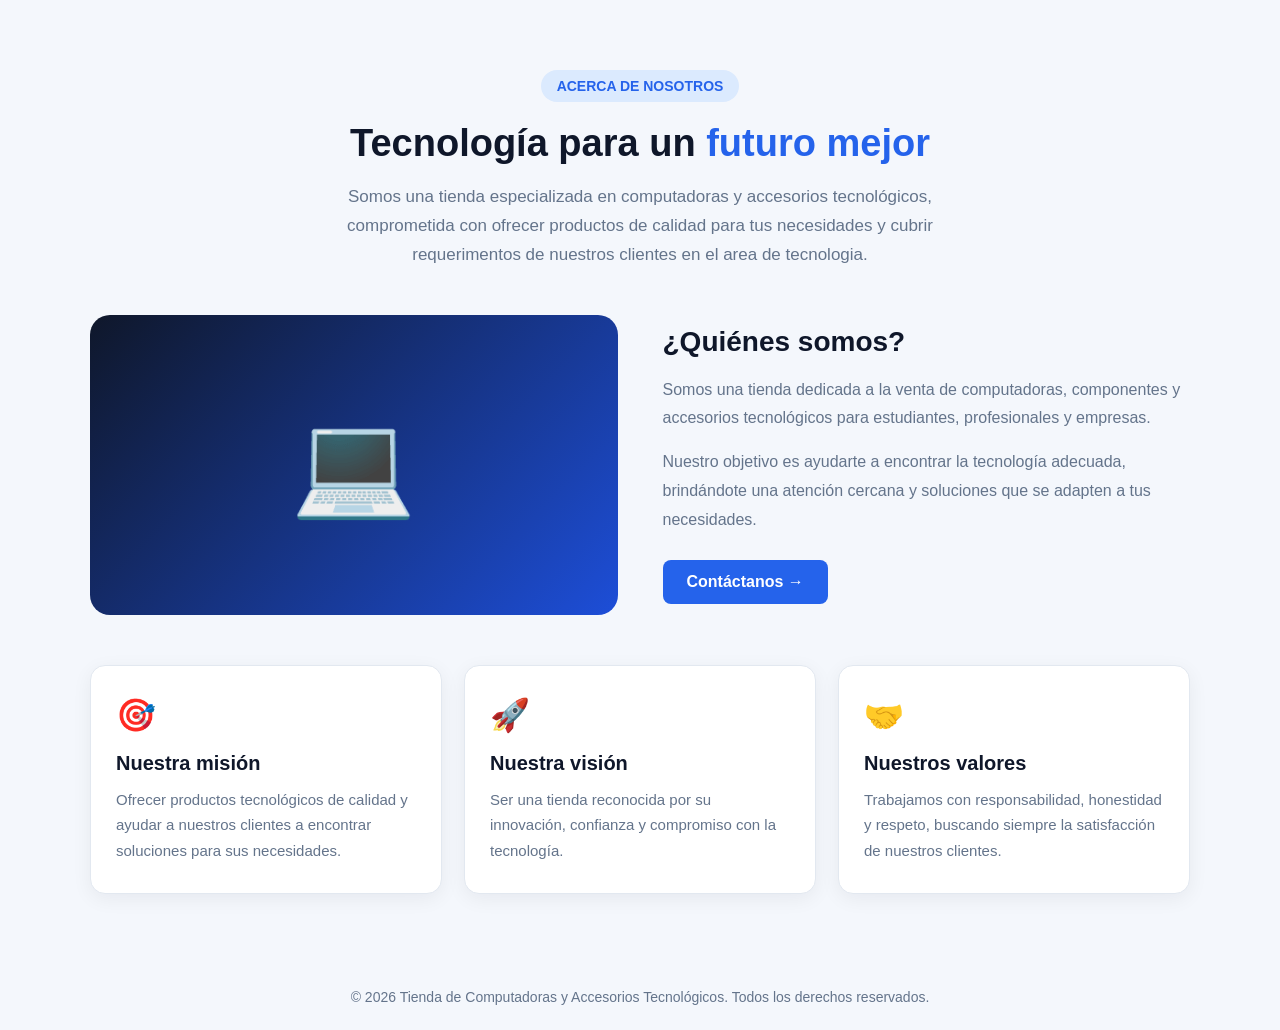
<file: acerca.html>
<!DOCTYPE html>
<html lang="es">
<head>
    <meta charset="UTF-8">
    <meta name="viewport" content="width=device-width, initial-scale=1.0">
    <title>Acerca de nosotros</title>

    <style>
        * {
            margin: 0;
            padding: 0;
            box-sizing: border-box;
        }

        body {
            font-family: Arial, sans-serif;
            background-color: #f4f7fc;
            color: #1e293b;
        }

        .acerca {
            padding: 70px 20px;
        }

        .contenedor {
            max-width: 1100px;
            margin: auto;
        }

        .etiqueta {
            display: inline-block;
            background-color: #dbeafe;
            color: #2563eb;
            padding: 8px 16px;
            border-radius: 20px;
            font-size: 14px;
            font-weight: bold;
            margin-bottom: 20px;
        }

        .encabezado {
            text-align: center;
            margin-bottom: 45px;
        }

        .encabezado h1 {
            font-size: 38px;
            margin-bottom: 18px;
            color: #0f172a;
        }

        .encabezado h1 span {
            color: #2563eb;
        }

        .encabezado p {
            max-width: 650px;
            margin: auto;
            color: #64748b;
            font-size: 17px;
            line-height: 1.7;
        }

        .contenido {
            display: flex;
            align-items: center;
            gap: 45px;
            margin-bottom: 50px;
        }

        .imagen {
            flex: 1;
            min-height: 300px;
            background: linear-gradient(135deg, #0f172a, #1d4ed8);
            border-radius: 20px;
            display: flex;
            align-items: center;
            justify-content: center;
            color: white;
            font-size: 100px;
        }

        .texto {
            flex: 1;
        }

        .texto h2 {
            font-size: 28px;
            margin-bottom: 18px;
            color: #0f172a;
        }

        .texto p {
            color: #64748b;
            line-height: 1.8;
            margin-bottom: 15px;
            font-size: 16px;
        }

        .boton {
            display: inline-block;
            background-color: #2563eb;
            color: white;
            padding: 13px 24px;
            border-radius: 8px;
            text-decoration: none;
            font-weight: bold;
            margin-top: 10px;
            transition: 0.3s;
        }

        .boton:hover {
            background-color: #1d4ed8;
            transform: translateY(-3px);
        }

        .tarjetas {
            display: flex;
            gap: 22px;
        }

        .tarjeta {
            flex: 1;
            background-color: white;
            padding: 30px 25px;
            border-radius: 15px;
            box-shadow: 0 5px 20px rgba(15, 23, 42, 0.06);
            border: 1px solid #e2e8f0;
            transition: 0.3s;
        }

        .tarjeta:hover {
            transform: translateY(-5px);
            box-shadow: 0 10px 25px rgba(15, 23, 42, 0.12);
        }

        .icono {
            font-size: 32px;
            margin-bottom: 18px;
        }

        .tarjeta h3 {
            margin-bottom: 12px;
            color: #0f172a;
            font-size: 20px;
        }

        .tarjeta p {
            color: #64748b;
            line-height: 1.7;
            font-size: 15px;
        }

        footer {
            text-align: center;
            padding: 25px;
            color: #64748b;
            font-size: 14px;
        }

        /* Diseño para celulares */

        @media (max-width: 768px) {
            .acerca {
                padding: 45px 18px;
            }

            .encabezado h1 {
                font-size: 30px;
            }

            .contenido {
                flex-direction: column;
                gap: 30px;
            }

            .imagen {
                width: 100%;
                min-height: 230px;
            }

            .tarjetas {
                flex-direction: column;
            }

            .texto h2 {
                font-size: 25px;
            }
        }
    </style>
</head>

<body>

    <section class="acerca">
        <div class="contenedor">

            <div class="encabezado">
                <span class="etiqueta">ACERCA DE NOSOTROS</span>

                <h1>
                    Tecnología para un
                    <span>futuro mejor</span>
                </h1>

                <p>
                    Somos una tienda especializada en computadoras
                    y accesorios tecnológicos, comprometida con
                    ofrecer productos de calidad para tus necesidades y cubrir requerimentos
                    de nuestros clientes en el area de tecnologia.
                </p>
            </div>

            <div class="contenido">

                <div class="imagen">
                    💻
                </div>

                <div class="texto">
                    <h2>¿Quiénes somos?</h2>

                    <p>
                        Somos una tienda dedicada a la venta de
                        computadoras, componentes y accesorios
                        tecnológicos para estudiantes, profesionales
                        y empresas.
                    </p>

                    <p>
                        Nuestro objetivo es ayudarte a encontrar
                        la tecnología adecuada, brindándote una
                        atención cercana y soluciones que se adapten
                        a tus necesidades.
                    </p>

                    <a href="contacto.html" class="boton">
                        Contáctanos →
                    </a>
                </div>

            </div>

            <div class="tarjetas">

                <div class="tarjeta">
                    <div class="icono">🎯</div>
                    <h3>Nuestra misión</h3>
                    <p>
                        Ofrecer productos tecnológicos de calidad
                        y ayudar a nuestros clientes a encontrar
                        soluciones para sus necesidades.
                    </p>
                </div>

                <div class="tarjeta">
                    <div class="icono">🚀</div>
                    <h3>Nuestra visión</h3>
                    <p>
                        Ser una tienda reconocida por su innovación,
                        confianza y compromiso con la tecnología.
                    </p>
                </div>

                <div class="tarjeta">
                    <div class="icono">🤝</div>
                    <h3>Nuestros valores</h3>
                    <p>
                        Trabajamos con responsabilidad, honestidad
                        y respeto, buscando siempre la satisfacción
                        de nuestros clientes.
                    </p>
                </div>

            </div>

        </div>
    </section>

    <footer>
        © 2026 Tienda de Computadoras y Accesorios Tecnológicos.
        Todos los derechos reservados.
    </footer>

</body>
</html>
</file>
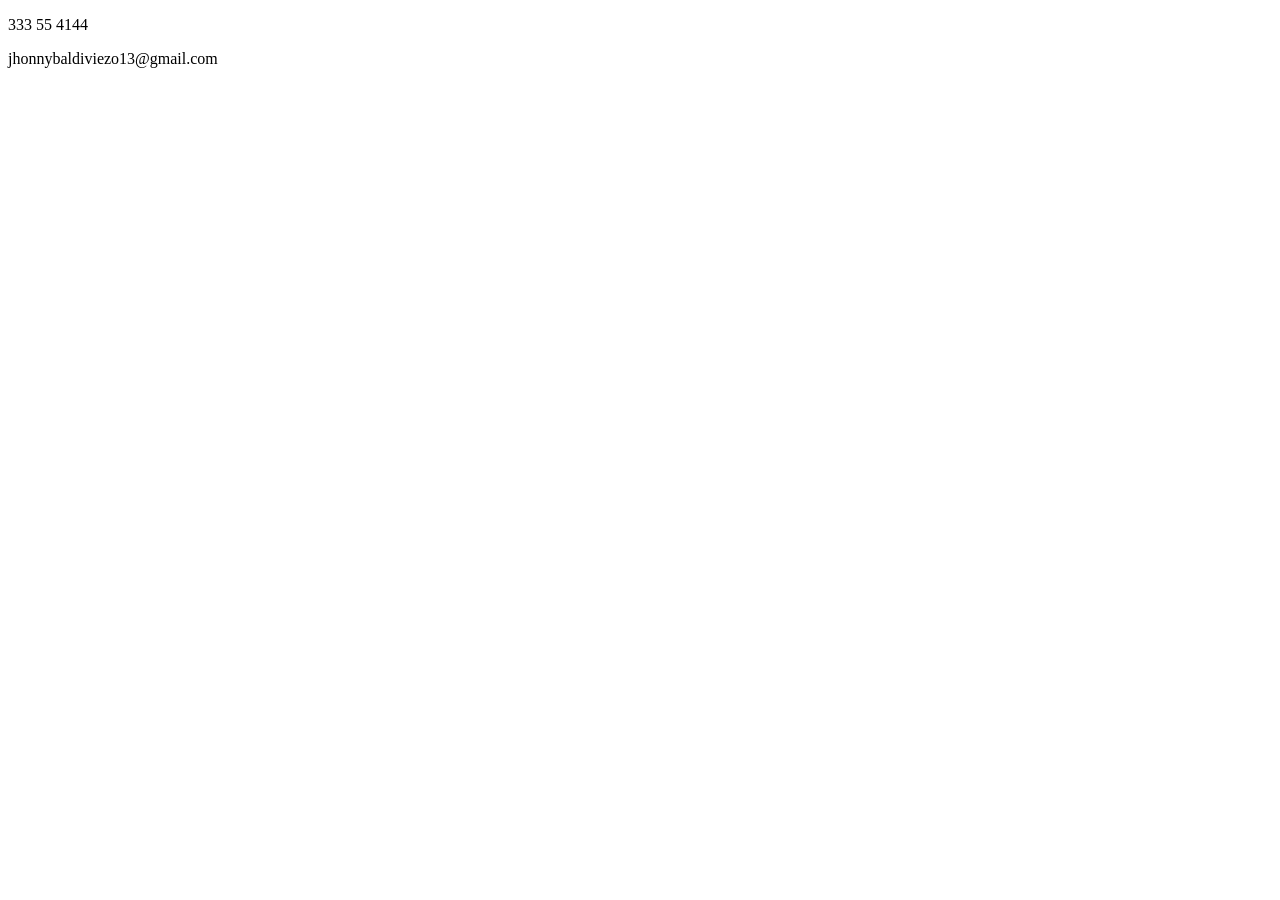
<file: contacto.html>
<!DOCTYPE html>
<html lang="en">
<head>
    <meta charset="UTF-8">
    <meta name="viewport" content="width=device-width, initial-scale=1.0">
    <title>Contactanos</title>
</head>
<body>
    <p>333 55 4144</p>
    <p>jhonnybaldiviezo13@gmail.com</p>
    
</body>
</html>
</file>
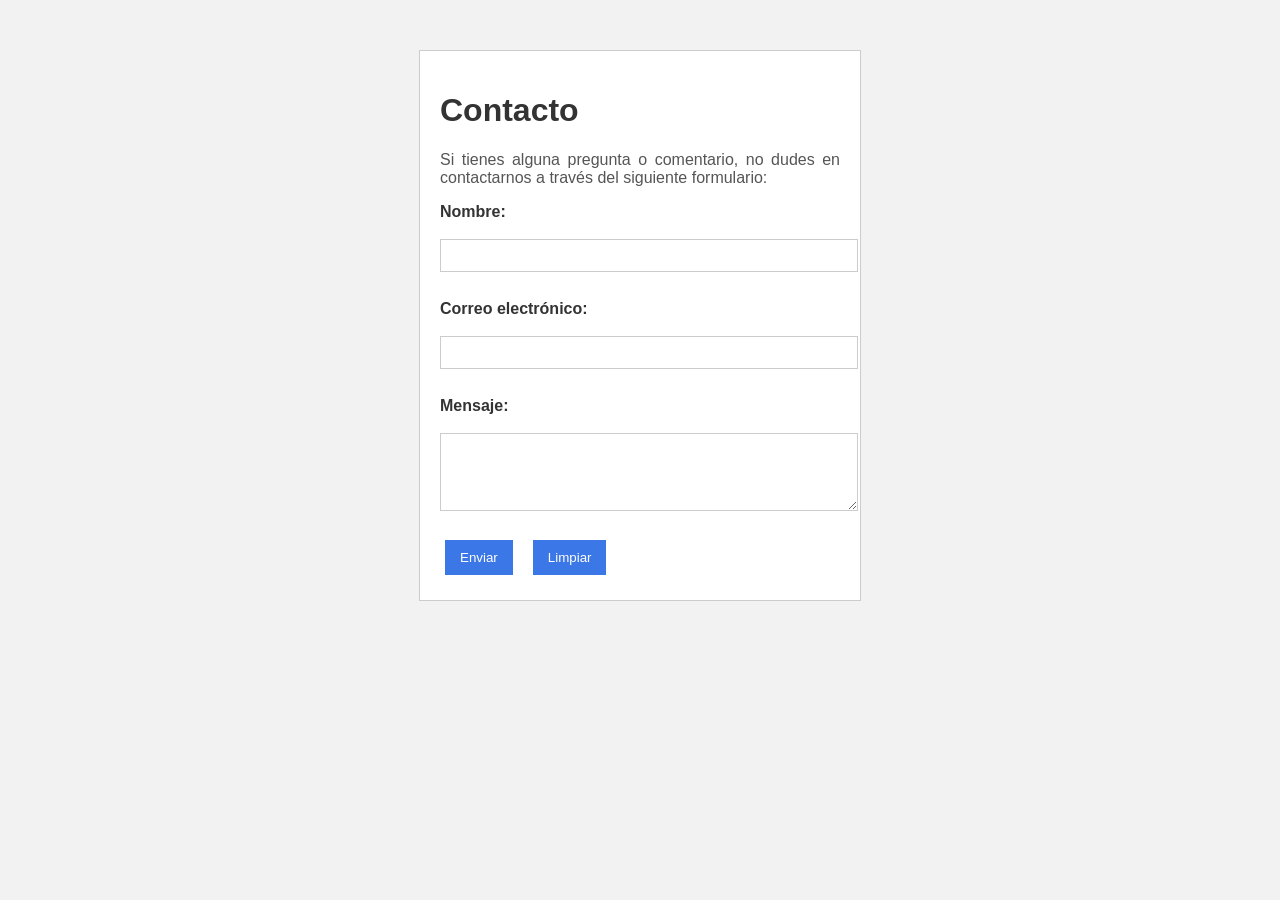
<file: indexcontacto.html>
<!DOCTYPE html>
<html lang="en">
<head>
    <meta charset="UTF-8">
    <meta name="viewport" content="width=device-width, initial-scale=1.0">
    <title>Document</title>
    <link rel="stylesheet" href="estilo.css">
</head>
<body>
    <main class="contacto">
        <h1>Contacto</h1>
        <p>Si tienes alguna pregunta o comentario, no dudes en contactarnos a través del siguiente formulario:</p>
        <form action="#" method="post">
            <label for="nombre">Nombre:</label><br></br> 
            <input type="text" id="nombre" name="nombre" required><br></br>

            <label for="email">Correo electrónico:</label><br></br>
            <input type="email" id="email" name="email" required><br></br>

            <label for="mensaje">Mensaje:</label><br></br>
            <textarea id="mensaje" name="mensaje" rows="4" required></textarea>
            <div class="botones">
                <button type="submit">Enviar</button>
                <button type="reset">Limpiar</button>
            </div>
        </form>
    </main>
    
</body>
</html>
</file>
<file: estilo.css>
body {
    font-family: Arial, sans-serif;
    background-color: #f2f2f2;
    margin: 0;
    padding: 20px;
}


.contacto {
    background-color: white;
    width: 400px;
    margin: 30px auto;
    padding: 20px;
    border: 1px solid #ccc;
}


h1 {
    
    color: #333;
}


p {
    color: #555;
    text-align: justify;
}


label {
    font-weight: bold;
    color: #333;
}


input, textarea {
    width: 100%;
    padding: 8px;
    margin-bottom: 10px;
    border: 1px solid #ccc;
    box-sizing: border-box solid ;
}


.botones {
    display: flex;
    flex-wrap: wrap;
    gap: 10px;
    margin-top: 10px;
}

button {
    padding: 10px 15px;
    background-color: #19417c;
    border: none;
    color: white;
    cursor: pointer;
    margin: 5px;
}


button[type="submit"] {
    background-color: rgba(5, 81, 223, 0.781);
    button:hover {
    background-color: #06a880;
    color:#19417c
}
}


button[type="reset"] {
    background-color: rgba(5, 81, 223, 0.781);
}
</file>
